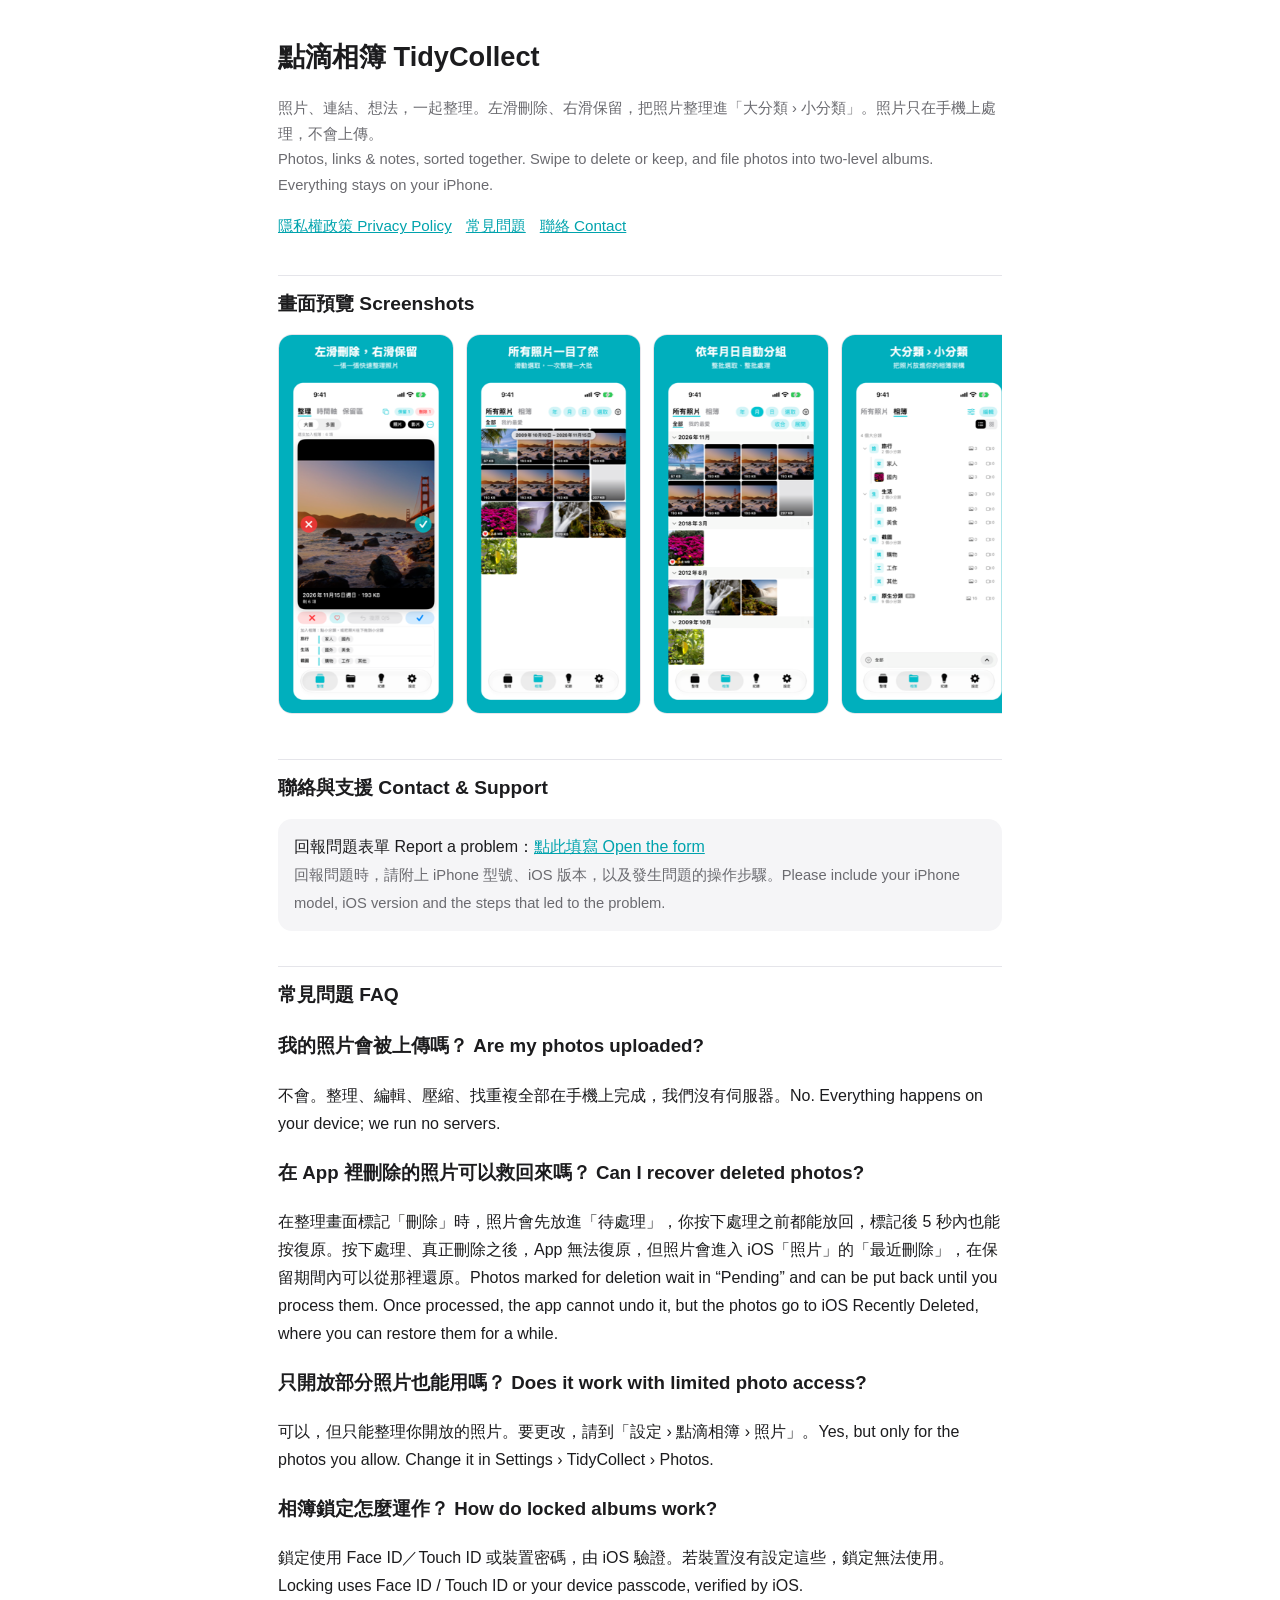
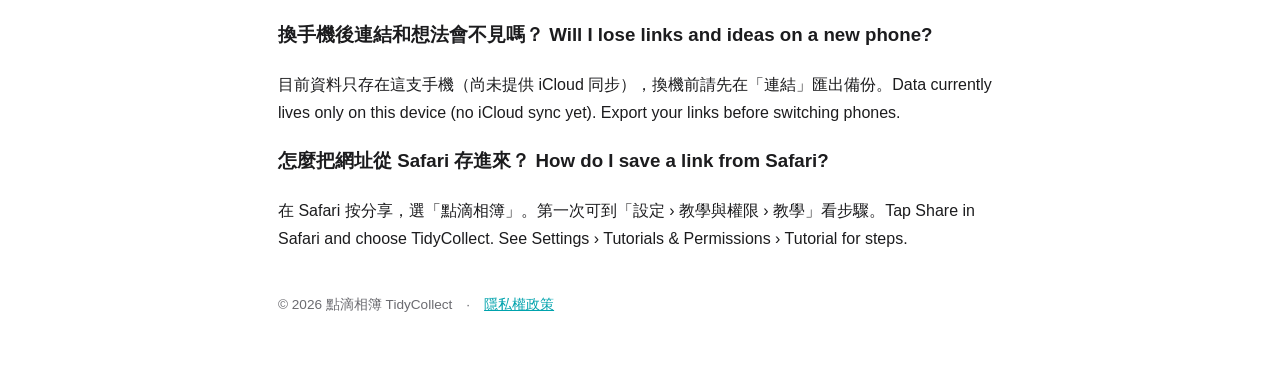
<file: index.html>
<!doctype html>
<html lang="zh-Hant">
<head>
<meta charset="utf-8">
<meta name="viewport" content="width=device-width,initial-scale=1">
<title>點滴相簿 TidyCollect – 支援 Support</title>
<meta name="description" content="點滴相簿（TidyCollect）支援頁：常見問題與聯絡方式。">
<link rel="stylesheet" href="style.css">
</head>
<body>
<main>
<h1>點滴相簿 TidyCollect</h1>
<p class="sub">照片、連結、想法，一起整理。左滑刪除、右滑保留，把照片整理進「大分類 › 小分類」。照片只在手機上處理，不會上傳。<br>
Photos, links &amp; notes, sorted together. Swipe to delete or keep, and file photos into two-level albums. Everything stays on your iPhone.</p>
<nav><a href="privacy.html">隱私權政策 Privacy Policy</a><a href="#faq">常見問題</a><a href="#contact">聯絡 Contact</a></nav>

<h2 id="shots">畫面預覽 Screenshots</h2>
<div class="gallery">
<a href="img/01_整理.png"><img src="img/01_整理.png" alt="整理" loading="lazy"></a>
<a href="img/02_所有照片.png"><img src="img/02_所有照片.png" alt="所有照片" loading="lazy"></a>
<a href="img/03_依月分組.png"><img src="img/03_依月分組.png" alt="依月分組" loading="lazy"></a>
<a href="img/04_相簿分類.png"><img src="img/04_相簿分類.png" alt="相簿分類" loading="lazy"></a>
<a href="img/05_紀錄分類.png"><img src="img/05_紀錄分類.png" alt="紀錄" loading="lazy"></a>
</div>

<h2 id="contact">聯絡與支援 Contact &amp; Support</h2>
<div class="card">回報問題表單 Report a problem：<a href="https://docs.google.com/forms/d/e/1FAIpQLSct8qiMiO29u5HZF0jED0sAGs3Qq9z1SJqP4-aVlTgbeYmGBg/viewform">點此填寫 Open the form</a><br>
<span class="meta">回報問題時，請附上 iPhone 型號、iOS 版本，以及發生問題的操作步驟。Please include your iPhone model, iOS version and the steps that led to the problem.</span></div>

<h2 id="faq">常見問題 FAQ</h2>

<h3>我的照片會被上傳嗎？ Are my photos uploaded?</h3>
<p>不會。整理、編輯、壓縮、找重複全部在手機上完成，我們沒有伺服器。No. Everything happens on your device; we run no servers.</p>

<h3>在 App 裡刪除的照片可以救回來嗎？ Can I recover deleted photos?</h3>
<p>在整理畫面標記「刪除」時，照片會先放進「待處理」，你按下處理之前都能放回，標記後 5 秒內也能按復原。按下處理、真正刪除之後，App 無法復原，但照片會進入 iOS「照片」的「最近刪除」，在保留期間內可以從那裡還原。Photos marked for deletion wait in “Pending” and can be put back until you process them. Once processed, the app cannot undo it, but the photos go to iOS Recently Deleted, where you can restore them for a while.</p>

<h3>只開放部分照片也能用嗎？ Does it work with limited photo access?</h3>
<p>可以，但只能整理你開放的照片。要更改，請到「設定 › 點滴相簿 › 照片」。Yes, but only for the photos you allow. Change it in Settings › TidyCollect › Photos.</p>

<h3>相簿鎖定怎麼運作？ How do locked albums work?</h3>
<p>鎖定使用 Face ID／Touch ID 或裝置密碼，由 iOS 驗證。若裝置沒有設定這些，鎖定無法使用。Locking uses Face ID / Touch ID or your device passcode, verified by iOS.</p>

<h3>換手機後連結和想法會不見嗎？ Will I lose links and ideas on a new phone?</h3>
<p>目前資料只存在這支手機（尚未提供 iCloud 同步），換機前請先在「連結」匯出備份。Data currently lives only on this device (no iCloud sync yet). Export your links before switching phones.</p>

<h3>怎麼把網址從 Safari 存進來？ How do I save a link from Safari?</h3>
<p>在 Safari 按分享，選「點滴相簿」。第一次可到「設定 › 教學與權限 › 教學」看步驟。Tap Share in Safari and choose TidyCollect. See Settings › Tutorials &amp; Permissions › Tutorial for steps.</p>

<footer>© 2026 點滴相簿 TidyCollect　·　<a href="privacy.html">隱私權政策</a></footer>
</main>
</body>
</html>
</file>
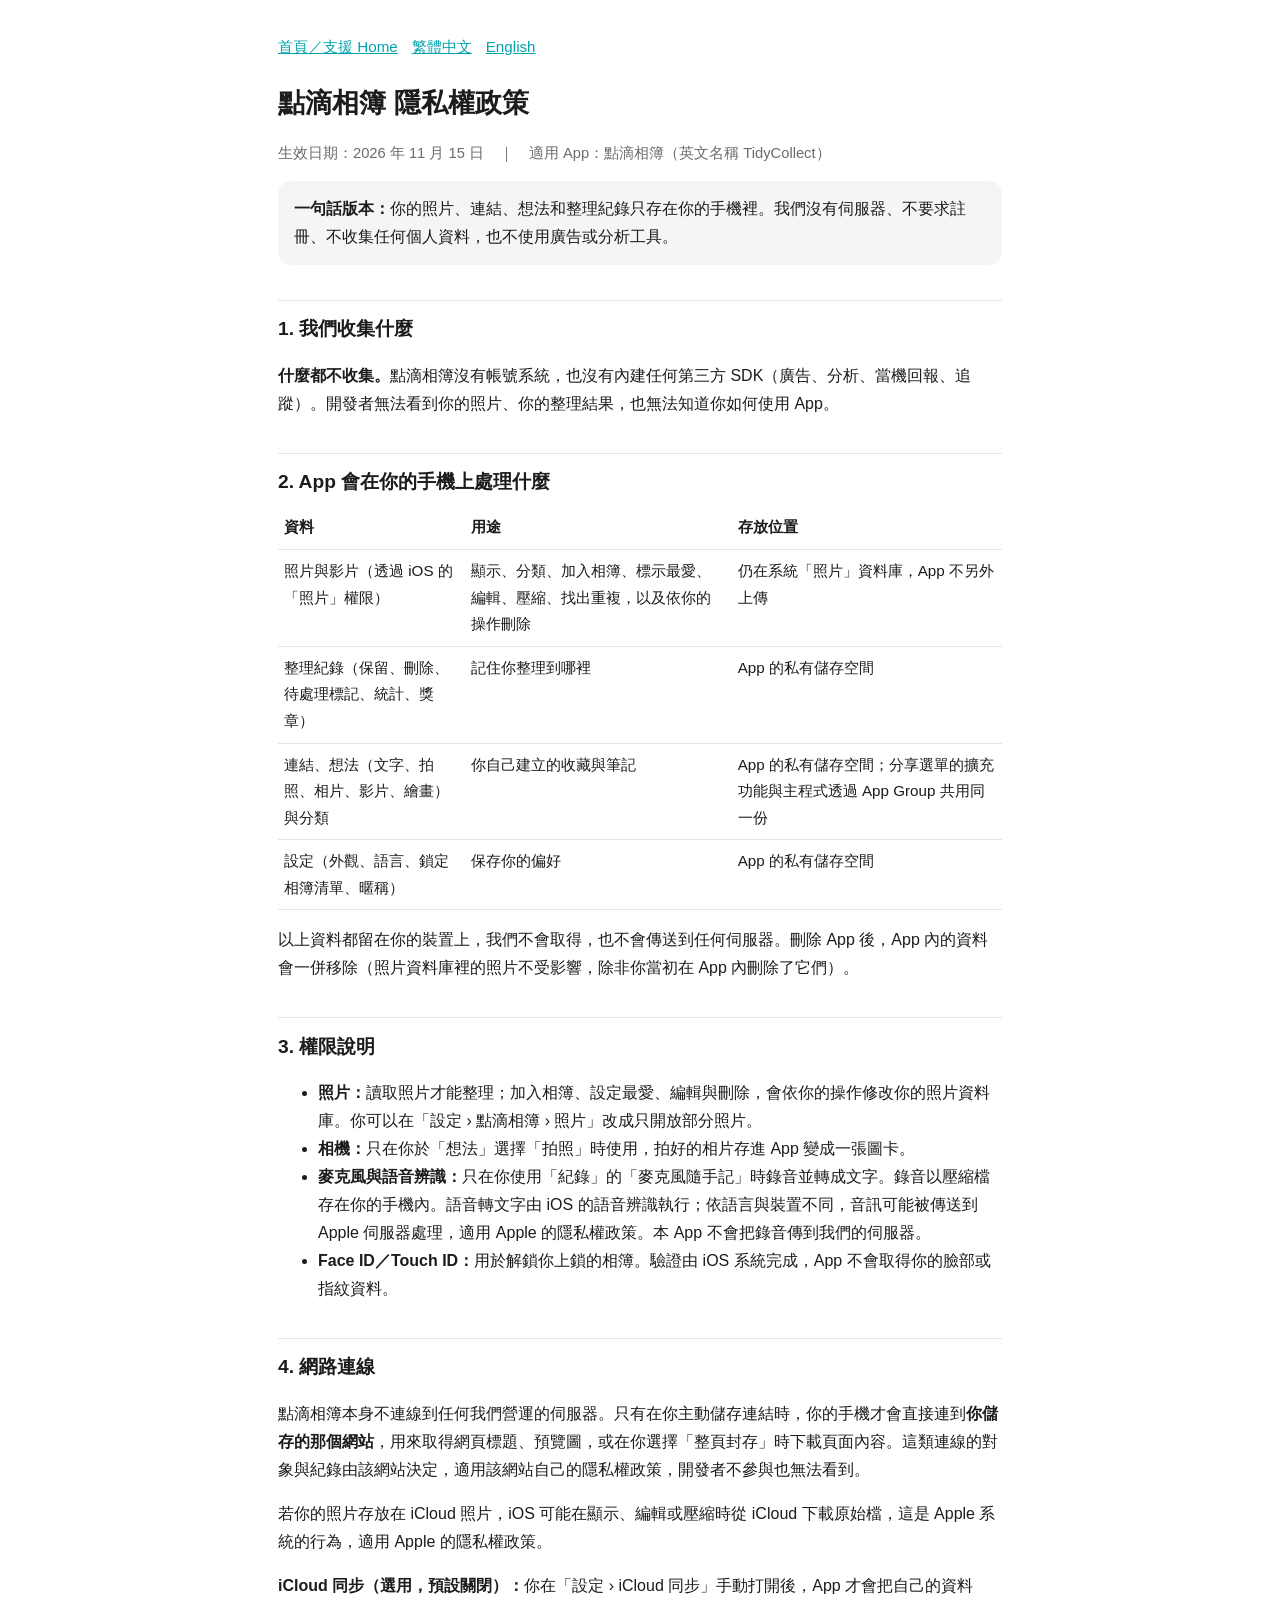
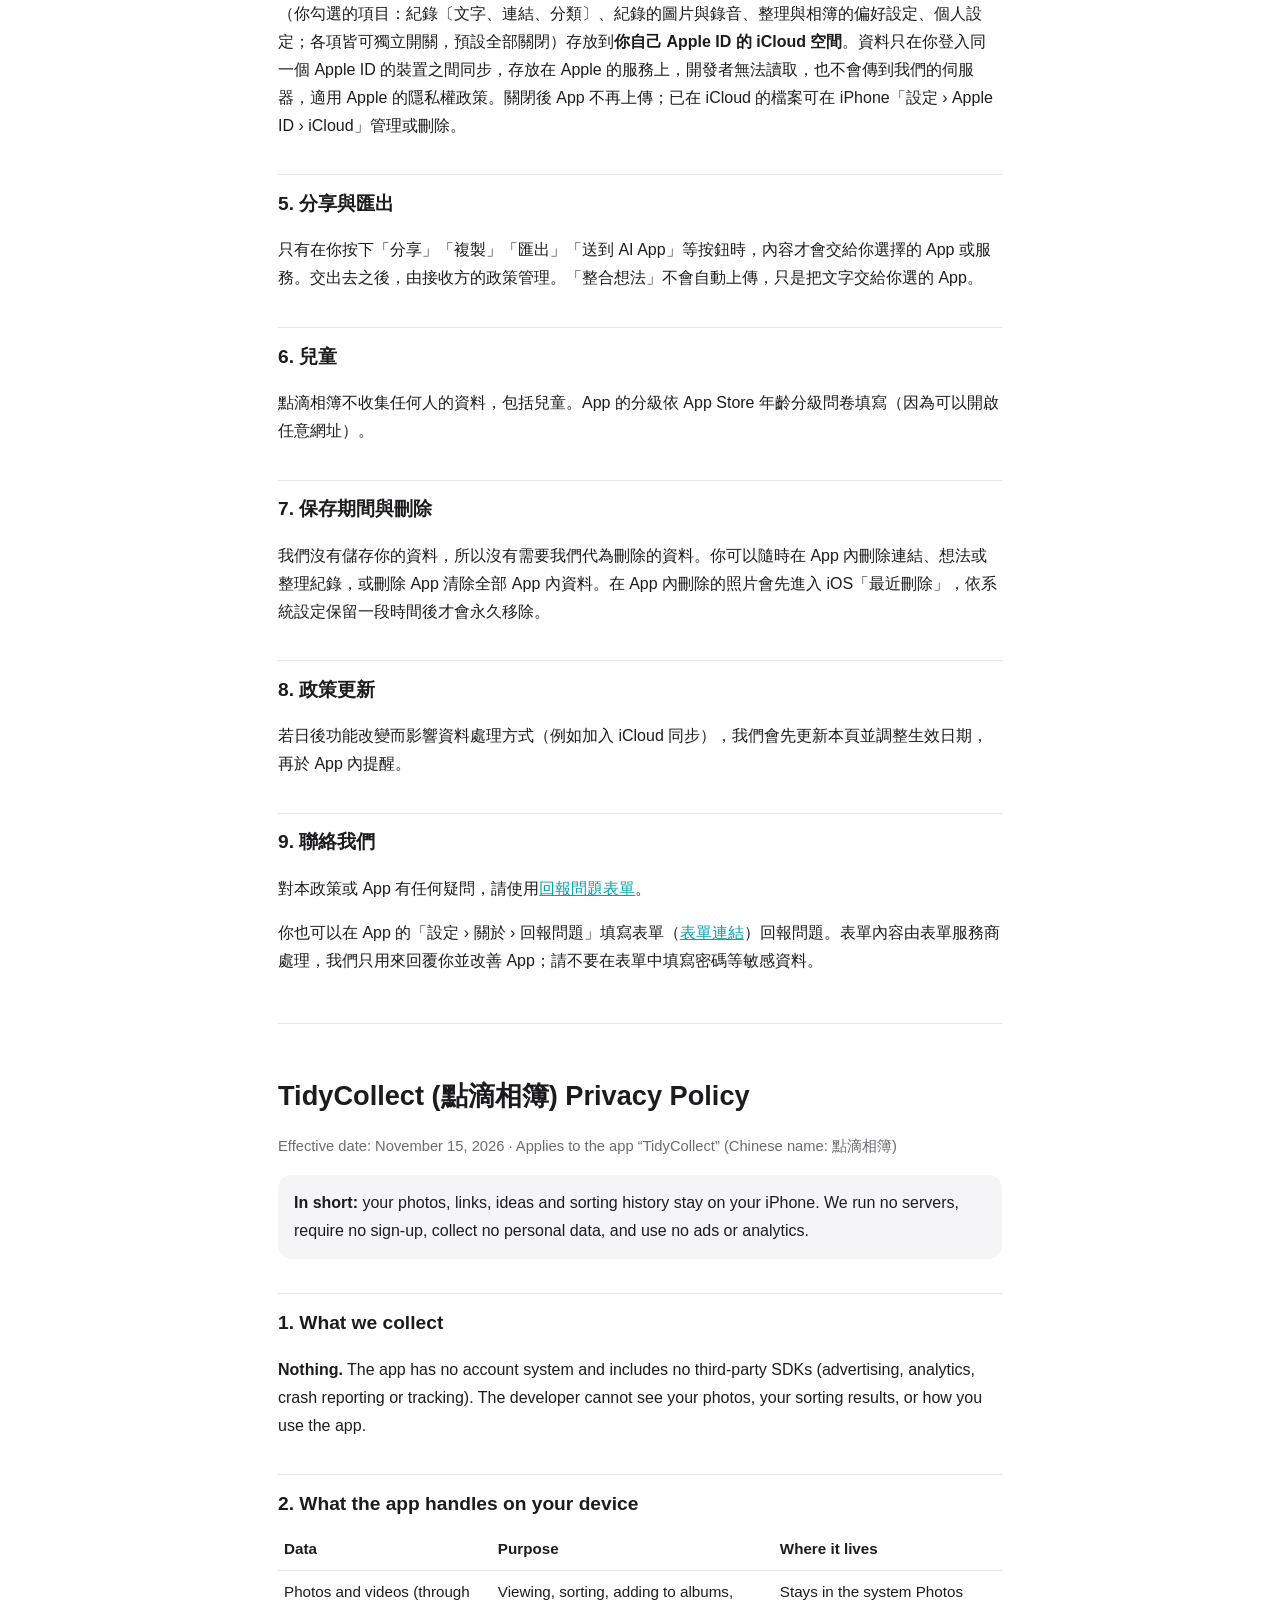
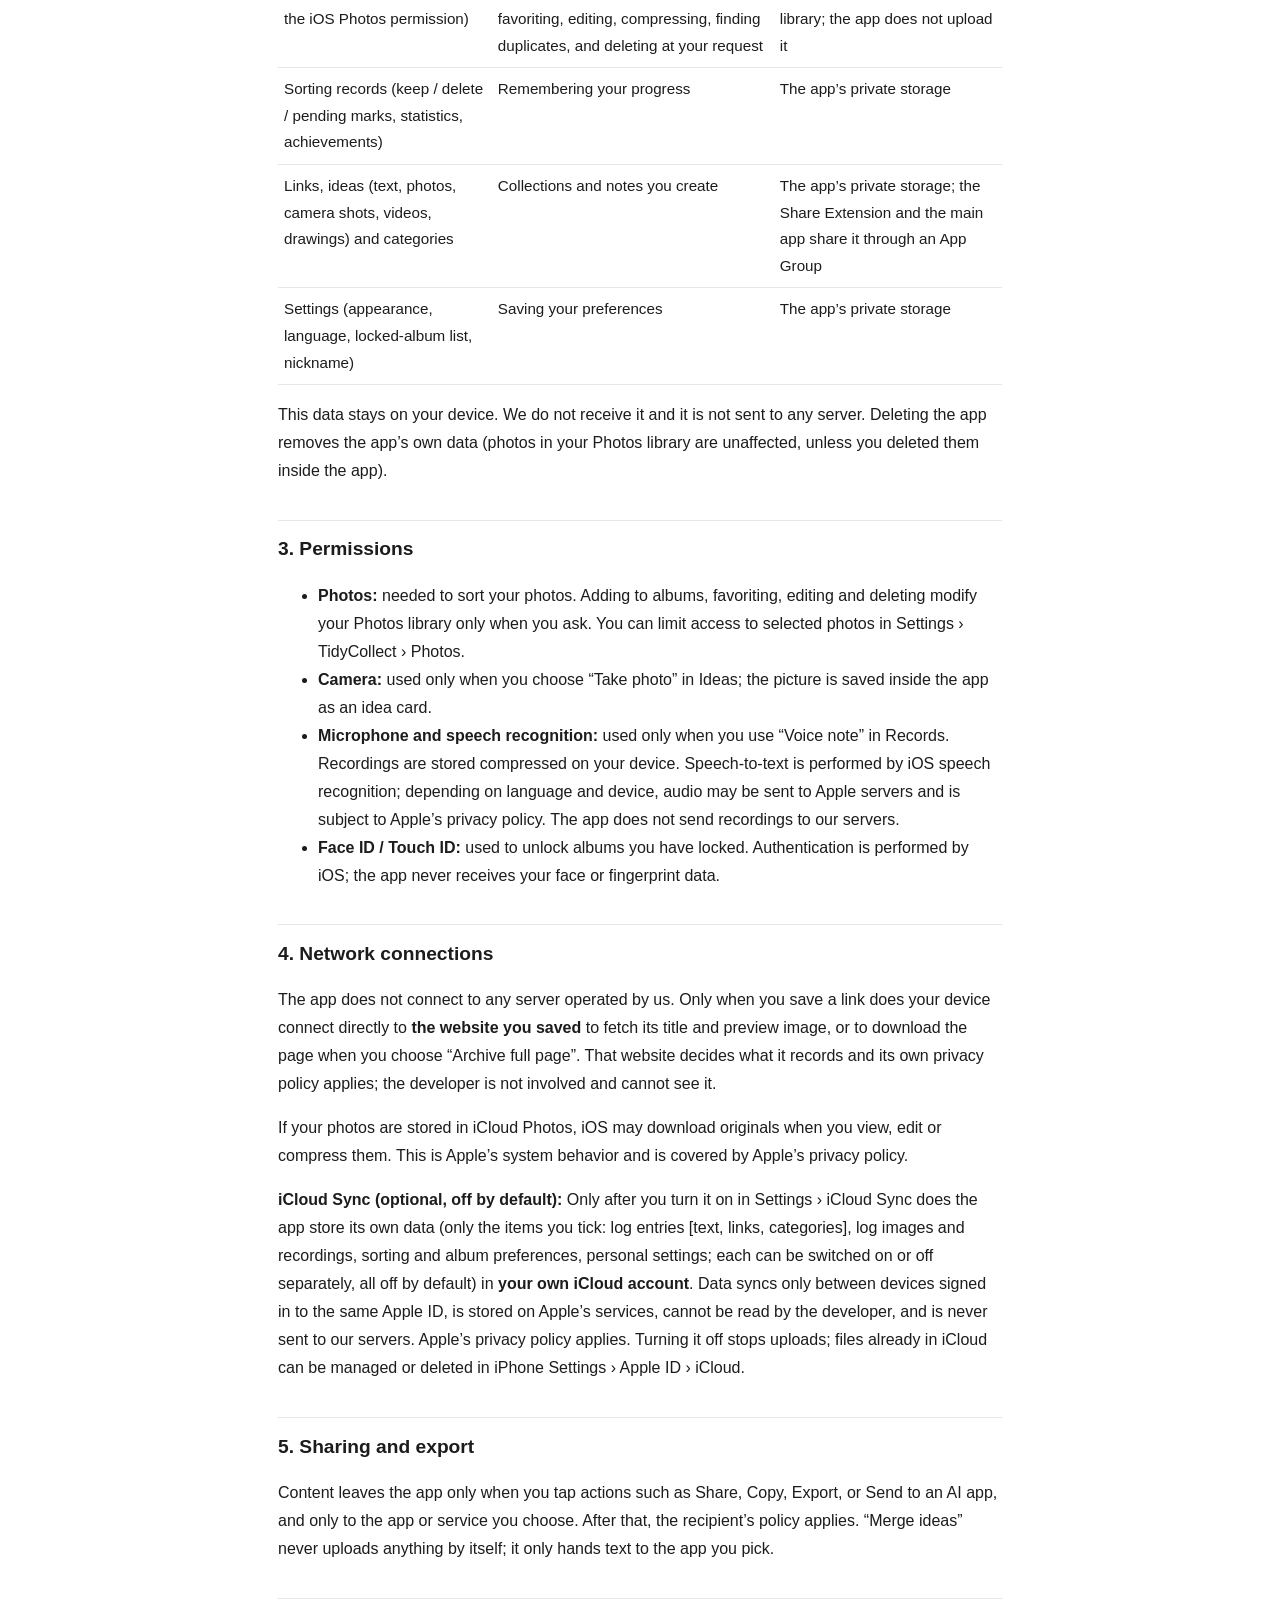
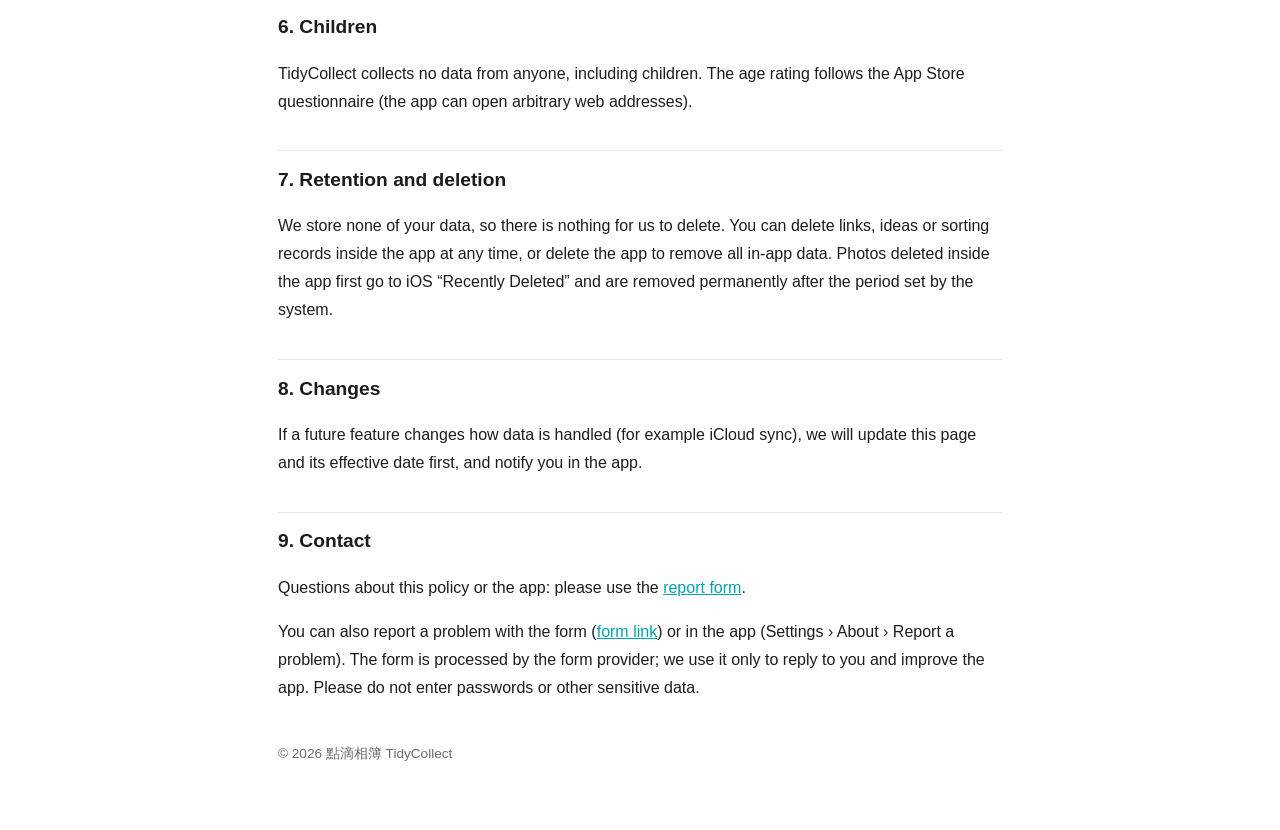
<file: privacy.html>
<!doctype html>
<html lang="zh-Hant">
<head>
<meta charset="utf-8">
<meta name="viewport" content="width=device-width,initial-scale=1">
<title>隱私權政策 Privacy Policy – 點滴相簿 TidyCollect</title>
<meta name="description" content="點滴相簿（TidyCollect）隱私權政策：照片與資料只存在你的手機，不收集、不上傳、不追蹤。">
<link rel="stylesheet" href="style.css">
</head>
<body>
<main>
<nav><a href="index.html">首頁／支援 Home</a><a href="#zh">繁體中文</a><a href="#en">English</a></nav>

<section id="zh">
<h1>點滴相簿 隱私權政策</h1>
<p class="meta">生效日期：2026 年 11 月 15 日　｜　適用 App：點滴相簿（英文名稱 TidyCollect）</p>

<div class="card"><strong>一句話版本：</strong>你的照片、連結、想法和整理紀錄只存在你的手機裡。我們沒有伺服器、不要求註冊、不收集任何個人資料，也不使用廣告或分析工具。</div>

<h2>1. 我們收集什麼</h2>
<p><strong>什麼都不收集。</strong>點滴相簿沒有帳號系統，也沒有內建任何第三方 SDK（廣告、分析、當機回報、追蹤）。開發者無法看到你的照片、你的整理結果，也無法知道你如何使用 App。</p>

<h2>2. App 會在你的手機上處理什麼</h2>
<table>
<tr><th>資料</th><th>用途</th><th>存放位置</th></tr>
<tr><td>照片與影片（透過 iOS 的「照片」權限）</td><td>顯示、分類、加入相簿、標示最愛、編輯、壓縮、找出重複，以及依你的操作刪除</td><td>仍在系統「照片」資料庫，App 不另外上傳</td></tr>
<tr><td>整理紀錄（保留、刪除、待處理標記、統計、獎章）</td><td>記住你整理到哪裡</td><td>App 的私有儲存空間</td></tr>
<tr><td>連結、想法（文字、拍照、相片、影片、繪畫）與分類</td><td>你自己建立的收藏與筆記</td><td>App 的私有儲存空間；分享選單的擴充功能與主程式透過 App Group 共用同一份</td></tr>
<tr><td>設定（外觀、語言、鎖定相簿清單、暱稱）</td><td>保存你的偏好</td><td>App 的私有儲存空間</td></tr>
</table>
<p>以上資料都留在你的裝置上，我們不會取得，也不會傳送到任何伺服器。刪除 App 後，App 內的資料會一併移除（照片資料庫裡的照片不受影響，除非你當初在 App 內刪除了它們）。</p>

<h2>3. 權限說明</h2>
<ul>
<li><strong>照片：</strong>讀取照片才能整理；加入相簿、設定最愛、編輯與刪除，會依你的操作修改你的照片資料庫。你可以在「設定 › 點滴相簿 › 照片」改成只開放部分照片。</li>
<li><strong>相機：</strong>只在你於「想法」選擇「拍照」時使用，拍好的相片存進 App 變成一張圖卡。</li>
<li><strong>麥克風與語音辨識：</strong>只在你使用「紀錄」的「麥克風隨手記」時錄音並轉成文字。錄音以壓縮檔存在你的手機內。語音轉文字由 iOS 的語音辨識執行；依語言與裝置不同，音訊可能被傳送到 Apple 伺服器處理，適用 Apple 的隱私權政策。本 App 不會把錄音傳到我們的伺服器。</li>
  <li><strong>Face ID／Touch ID：</strong>用於解鎖你上鎖的相簿。驗證由 iOS 系統完成，App 不會取得你的臉部或指紋資料。</li>
</ul>

<h2>4. 網路連線</h2>
<p>點滴相簿本身不連線到任何我們營運的伺服器。只有在你主動儲存連結時，你的手機才會直接連到<strong>你儲存的那個網站</strong>，用來取得網頁標題、預覽圖，或在你選擇「整頁封存」時下載頁面內容。這類連線的對象與紀錄由該網站決定，適用該網站自己的隱私權政策，開發者不參與也無法看到。</p>
<p>若你的照片存放在 iCloud 照片，iOS 可能在顯示、編輯或壓縮時從 iCloud 下載原始檔，這是 Apple 系統的行為，適用 Apple 的隱私權政策。</p>

<p><strong>iCloud 同步（選用，預設關閉）：</strong>你在「設定 › iCloud 同步」手動打開後，App 才會把自己的資料（你勾選的項目：紀錄〔文字、連結、分類〕、紀錄的圖片與錄音、整理與相簿的偏好設定、個人設定；各項皆可獨立開關，預設全部關閉）存放到<strong>你自己 Apple ID 的 iCloud 空間</strong>。資料只在你登入同一個 Apple ID 的裝置之間同步，存放在 Apple 的服務上，開發者無法讀取，也不會傳到我們的伺服器，適用 Apple 的隱私權政策。關閉後 App 不再上傳；已在 iCloud 的檔案可在 iPhone「設定 › Apple ID › iCloud」管理或刪除。</p>

<h2>5. 分享與匯出</h2>
<p>只有在你按下「分享」「複製」「匯出」「送到 AI App」等按鈕時，內容才會交給你選擇的 App 或服務。交出去之後，由接收方的政策管理。「整合想法」不會自動上傳，只是把文字交給你選的 App。</p>

<h2>6. 兒童</h2>
<p>點滴相簿不收集任何人的資料，包括兒童。App 的分級依 App Store 年齡分級問卷填寫（因為可以開啟任意網址）。</p>

<h2>7. 保存期間與刪除</h2>
<p>我們沒有儲存你的資料，所以沒有需要我們代為刪除的資料。你可以隨時在 App 內刪除連結、想法或整理紀錄，或刪除 App 清除全部 App 內資料。在 App 內刪除的照片會先進入 iOS「最近刪除」，依系統設定保留一段時間後才會永久移除。</p>

<h2>8. 政策更新</h2>
<p>若日後功能改變而影響資料處理方式（例如加入 iCloud 同步），我們會先更新本頁並調整生效日期，再於 App 內提醒。</p>

<h2>9. 聯絡我們</h2>
<p>對本政策或 App 有任何疑問，請使用<a href="https://docs.google.com/forms/d/e/1FAIpQLSct8qiMiO29u5HZF0jED0sAGs3Qq9z1SJqP4-aVlTgbeYmGBg/viewform">回報問題表單</a>。</p>
<p>你也可以在 App 的「設定 › 關於 › 回報問題」填寫表單（<a href="https://docs.google.com/forms/d/e/1FAIpQLSct8qiMiO29u5HZF0jED0sAGs3Qq9z1SJqP4-aVlTgbeYmGBg/viewform">表單連結</a>）回報問題。表單內容由表單服務商處理，我們只用來回覆你並改善 App；請不要在表單中填寫密碼等敏感資料。</p>
</section>

<hr style="margin:48px 0;border:0;border-top:1px solid var(--line)">

<section id="en" lang="en">
<h1>TidyCollect (點滴相簿) Privacy Policy</h1>
<p class="meta">Effective date: November 15, 2026 · Applies to the app “TidyCollect” (Chinese name: 點滴相簿)</p>

<div class="card"><strong>In short:</strong> your photos, links, ideas and sorting history stay on your iPhone. We run no servers, require no sign-up, collect no personal data, and use no ads or analytics.</div>

<h2>1. What we collect</h2>
<p><strong>Nothing.</strong> The app has no account system and includes no third-party SDKs (advertising, analytics, crash reporting or tracking). The developer cannot see your photos, your sorting results, or how you use the app.</p>

<h2>2. What the app handles on your device</h2>
<table>
<tr><th>Data</th><th>Purpose</th><th>Where it lives</th></tr>
<tr><td>Photos and videos (through the iOS Photos permission)</td><td>Viewing, sorting, adding to albums, favoriting, editing, compressing, finding duplicates, and deleting at your request</td><td>Stays in the system Photos library; the app does not upload it</td></tr>
<tr><td>Sorting records (keep / delete / pending marks, statistics, achievements)</td><td>Remembering your progress</td><td>The app’s private storage</td></tr>
<tr><td>Links, ideas (text, photos, camera shots, videos, drawings) and categories</td><td>Collections and notes you create</td><td>The app’s private storage; the Share Extension and the main app share it through an App Group</td></tr>
<tr><td>Settings (appearance, language, locked-album list, nickname)</td><td>Saving your preferences</td><td>The app’s private storage</td></tr>
</table>
<p>This data stays on your device. We do not receive it and it is not sent to any server. Deleting the app removes the app’s own data (photos in your Photos library are unaffected, unless you deleted them inside the app).</p>

<h2>3. Permissions</h2>
<ul>
<li><strong>Photos:</strong> needed to sort your photos. Adding to albums, favoriting, editing and deleting modify your Photos library only when you ask. You can limit access to selected photos in Settings › TidyCollect › Photos.</li>
<li><strong>Camera:</strong> used only when you choose “Take photo” in Ideas; the picture is saved inside the app as an idea card.</li>
<li><strong>Microphone and speech recognition:</strong> used only when you use “Voice note” in Records. Recordings are stored compressed on your device. Speech-to-text is performed by iOS speech recognition; depending on language and device, audio may be sent to Apple servers and is subject to Apple’s privacy policy. The app does not send recordings to our servers.</li>
  <li><strong>Face ID / Touch ID:</strong> used to unlock albums you have locked. Authentication is performed by iOS; the app never receives your face or fingerprint data.</li>
</ul>

<h2>4. Network connections</h2>
<p>The app does not connect to any server operated by us. Only when you save a link does your device connect directly to <strong>the website you saved</strong> to fetch its title and preview image, or to download the page when you choose “Archive full page”. That website decides what it records and its own privacy policy applies; the developer is not involved and cannot see it.</p>
<p>If your photos are stored in iCloud Photos, iOS may download originals when you view, edit or compress them. This is Apple’s system behavior and is covered by Apple’s privacy policy.</p>

<p><strong>iCloud Sync (optional, off by default):</strong> Only after you turn it on in Settings › iCloud Sync does the app store its own data (only the items you tick: log entries [text, links, categories], log images and recordings, sorting and album preferences, personal settings; each can be switched on or off separately, all off by default) in <strong>your own iCloud account</strong>. Data syncs only between devices signed in to the same Apple ID, is stored on Apple’s services, cannot be read by the developer, and is never sent to our servers. Apple’s privacy policy applies. Turning it off stops uploads; files already in iCloud can be managed or deleted in iPhone Settings › Apple ID › iCloud.</p>

<h2>5. Sharing and export</h2>
<p>Content leaves the app only when you tap actions such as Share, Copy, Export, or Send to an AI app, and only to the app or service you choose. After that, the recipient’s policy applies. “Merge ideas” never uploads anything by itself; it only hands text to the app you pick.</p>

<h2>6. Children</h2>
<p>TidyCollect collects no data from anyone, including children. The age rating follows the App Store questionnaire (the app can open arbitrary web addresses).</p>

<h2>7. Retention and deletion</h2>
<p>We store none of your data, so there is nothing for us to delete. You can delete links, ideas or sorting records inside the app at any time, or delete the app to remove all in-app data. Photos deleted inside the app first go to iOS “Recently Deleted” and are removed permanently after the period set by the system.</p>

<h2>8. Changes</h2>
<p>If a future feature changes how data is handled (for example iCloud sync), we will update this page and its effective date first, and notify you in the app.</p>

<h2>9. Contact</h2>
<p>Questions about this policy or the app: please use the <a href="https://docs.google.com/forms/d/e/1FAIpQLSct8qiMiO29u5HZF0jED0sAGs3Qq9z1SJqP4-aVlTgbeYmGBg/viewform">report form</a>.</p>
<p>You can also report a problem with the form (<a href="https://docs.google.com/forms/d/e/1FAIpQLSct8qiMiO29u5HZF0jED0sAGs3Qq9z1SJqP4-aVlTgbeYmGBg/viewform">form link</a>) or in the app (Settings › About › Report a problem). The form is processed by the form provider; we use it only to reply to you and improve the app. Please do not enter passwords or other sensitive data.</p>
</section>

<footer>© 2026 點滴相簿 TidyCollect</footer>
</main>
</body>
</html>
</file>
<file: style.css>
:root{--bg:#fff;--fg:#1c1c1e;--sub:#6b6b70;--line:#e5e5ea;--accent:#00a3ad;--card:#f5f5f7}
@media (prefers-color-scheme:dark){:root{--bg:#000;--fg:#f2f2f7;--sub:#9a9aa0;--line:#2c2c2e;--accent:#35c8d1;--card:#1c1c1e}}
*{box-sizing:border-box}
body{margin:0;background:var(--bg);color:var(--fg);font:16px/1.75 -apple-system,BlinkMacSystemFont,"PingFang TC","Noto Sans TC","Helvetica Neue",Arial,sans-serif}
main{max-width:760px;margin:0 auto;padding:28px 18px 64px}
h1{font-size:1.7rem;margin:.2em 0 .1em}
h2{font-size:1.2rem;margin:1.8em 0 .4em;padding-top:.6em;border-top:1px solid var(--line)}
p,li{color:var(--fg)}
.sub,.meta{color:var(--sub);font-size:.92rem}
a{color:var(--accent)}
nav{display:flex;gap:14px;flex-wrap:wrap;margin:6px 0 18px;font-size:.95rem}
.card{background:var(--card);border-radius:14px;padding:14px 16px;margin:14px 0}
table{border-collapse:collapse;width:100%;font-size:.95rem}
th,td{border-bottom:1px solid var(--line);padding:8px 6px;text-align:left;vertical-align:top}
footer{margin-top:40px;color:var(--sub);font-size:.85rem}

.gallery{display:flex;gap:12px;overflow-x:auto;padding:6px 0 10px;scroll-snap-type:x mandatory}
.gallery img{height:380px;width:auto;border-radius:14px;border:1px solid var(--line);scroll-snap-align:start;display:block}
</file>
